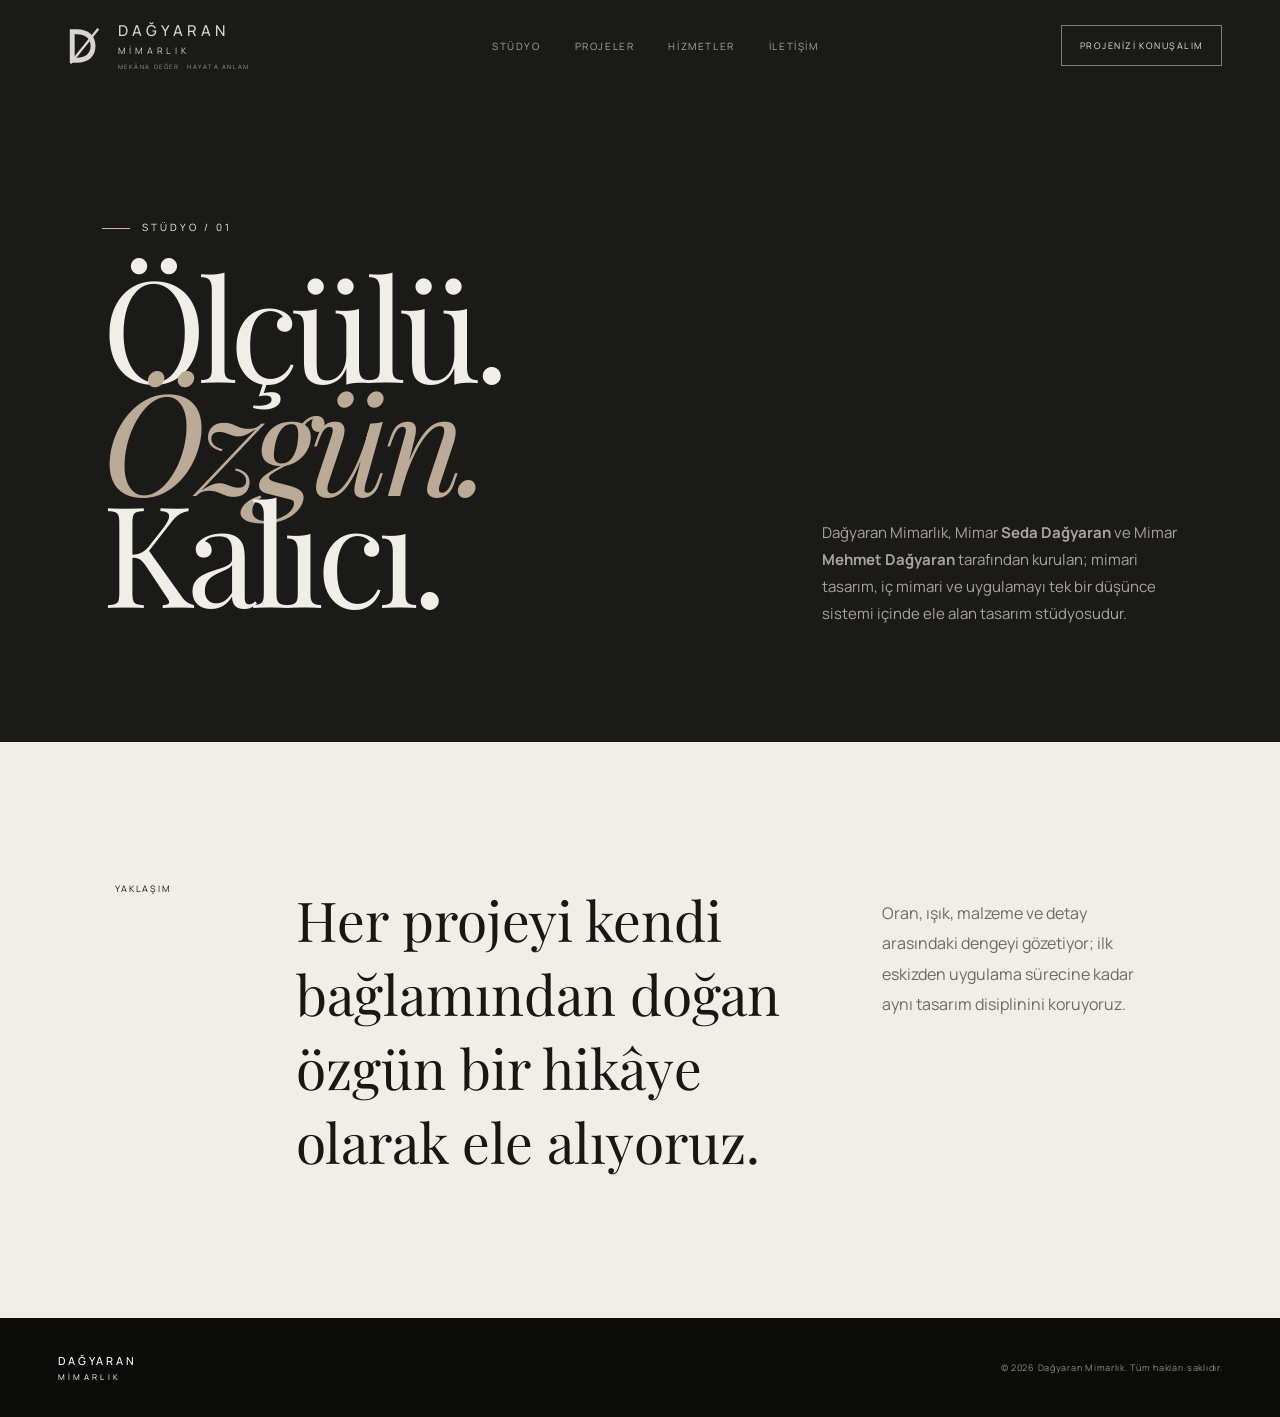
<file: hakkimizda.html>
<!doctype html><html lang="tr"><head><meta charset="utf-8"><meta name="viewport" content="width=device-width,initial-scale=1"><meta name="description" content="Dağyaran Mimarlık stüdyosu ve yaklaşımı."><title>Stüdyo | Dağyaran Mimarlık</title><link rel="preconnect" href="https://fonts.googleapis.com"><link rel="preconnect" href="https://fonts.gstatic.com" crossorigin><link href="https://fonts.googleapis.com/css2?family=Manrope:wght@300;400;500;600&family=Playfair+Display:ital,wght@0,400;1,400&display=swap" rel="stylesheet"><link rel="stylesheet" href="styles.css"></head><body class="inner-page"><div class="page-curtain"></div><header class="site-header inner-header"><a class="brand" href="index.html"><span class="brand-mark"><svg viewBox="0 0 72 72"><path d="M17 12v48h10c17 0 27-9 27-24S44 12 27 12H17Zm7 7h3c12 0 20 6 20 17s-8 17-20 17h-3V19Z" fill="currentColor"/><path d="M58 11 18 61" fill="none" stroke="currentColor" stroke-width="3.4"/></svg></span><span class="brand-lockup"><span class="brand-text"><strong>DAĞYARAN</strong><em>MİMARLIK</em></span><span class="brand-tagline">MEKÂNA DEĞER · HAYATA ANLAM</span></span></a><nav class="desktop-nav"><a href="hakkimizda.html">Stüdyo</a><a href="projeler.html">Projeler</a><a href="hizmetler.html">Hizmetler</a><a href="iletisim.html">İletişim</a></nav><a class="header-cta" href="iletisim.html">Projenizi Konuşalım</a></header><main><section class="page-hero split-hero"><div><p class="eyebrow">STÜDYO / 01</p><h1>Ölçülü.<br><em>Özgün.</em><br>Kalıcı.</h1></div><p>Dağyaran Mimarlık, Mimar <strong>Seda Dağyaran</strong> ve Mimar <strong>Mehmet Dağyaran</strong> tarafından kurulan; mimari tasarım, iç mimari ve uygulamayı tek bir düşünce sistemi içinde ele alan tasarım stüdyosudur.</p></section><section class="editorial-copy"><span>YAKLAŞIM</span><h2>Her projeyi kendi bağlamından doğan özgün bir hikâye olarak ele alıyoruz.</h2><p>Oran, ışık, malzeme ve detay arasındaki dengeyi gözetiyor; ilk eskizden uygulama sürecine kadar aynı tasarım disiplinini koruyoruz.</p></section></main><footer><a class="brand footer-brand" href="index.html"><span class="brand-text"><strong>DAĞYARAN</strong><em>MİMARLIK</em></span></a><p>© 2026 Dağyaran Mimarlık. Tüm hakları saklıdır.</p></footer><script src="pages.js"></script></body></html>
</file>
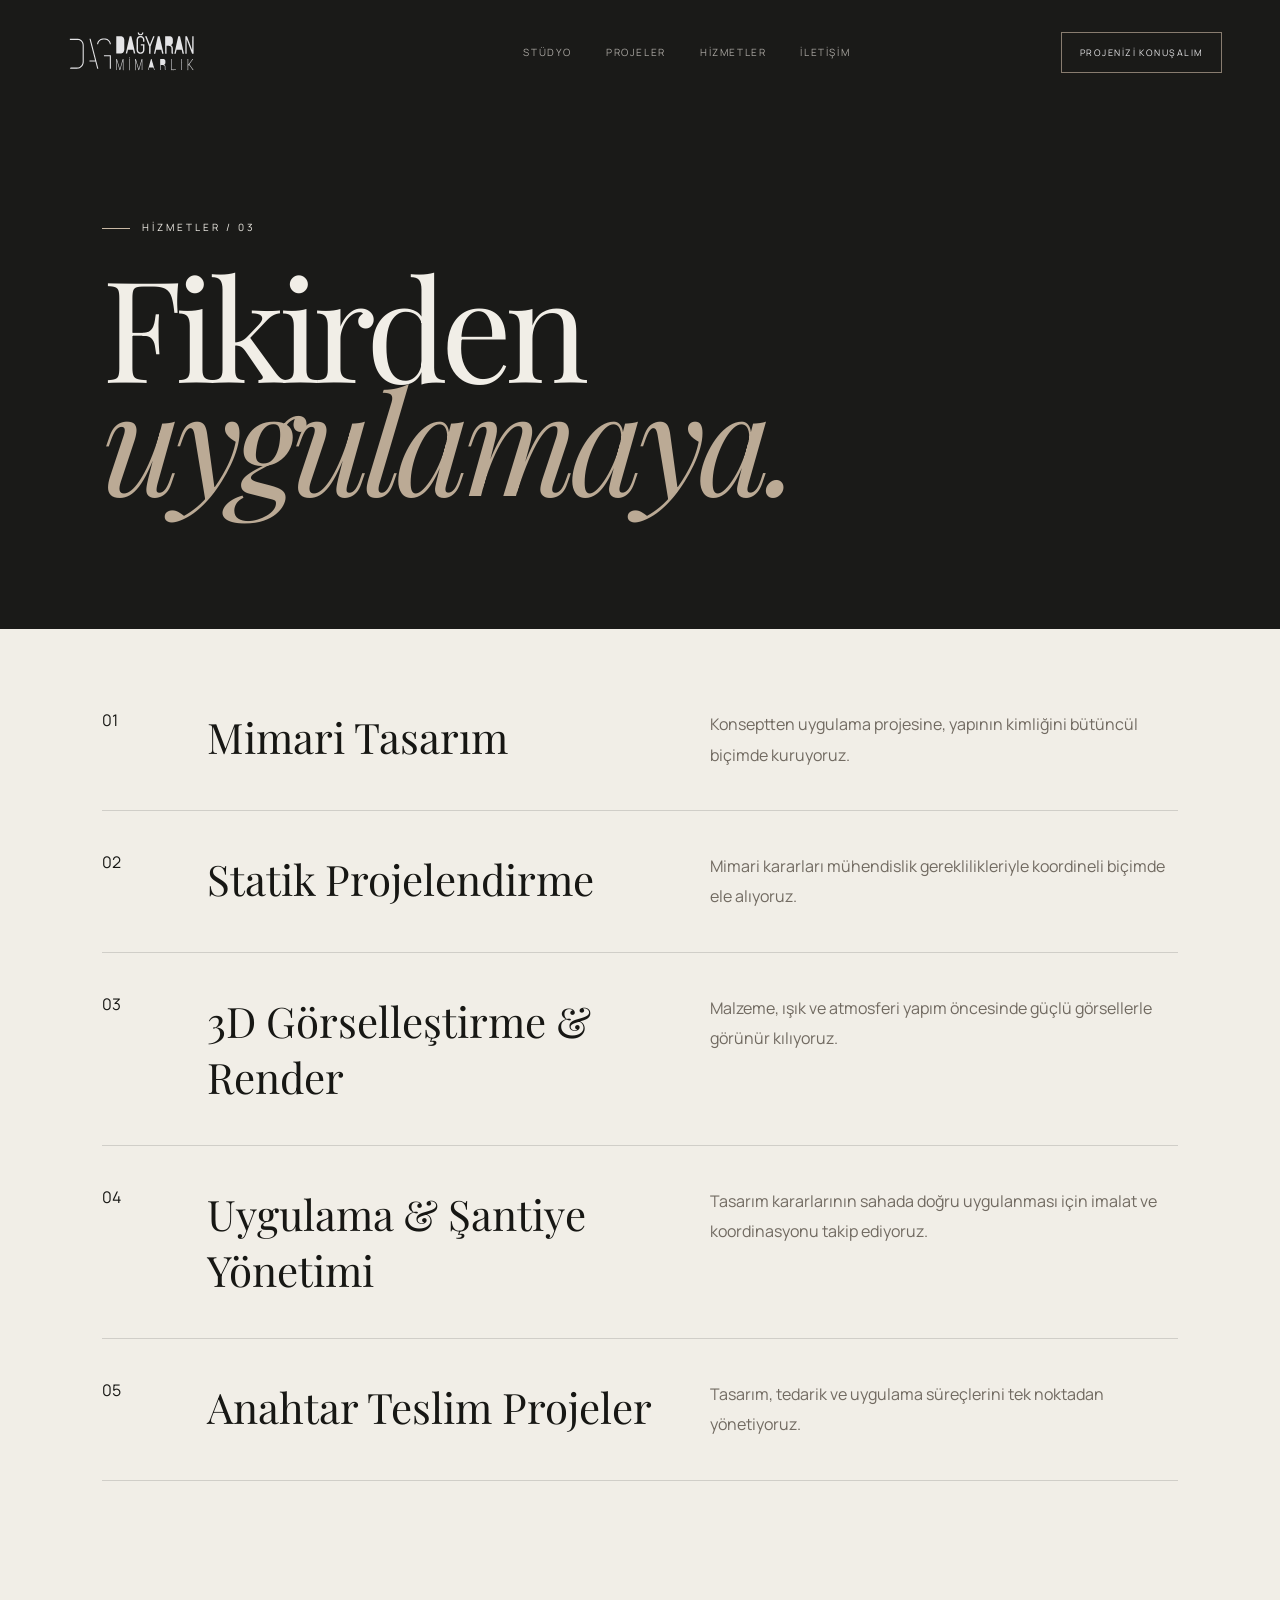
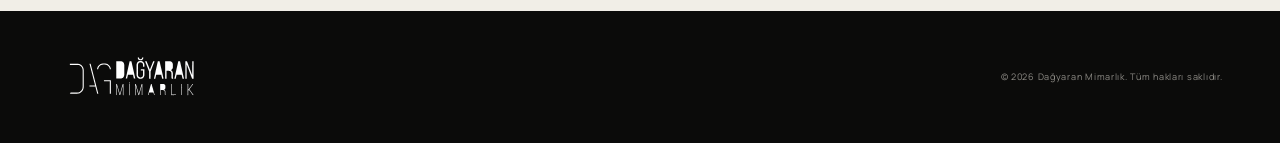
<file: hizmetler.html>
<!doctype html><html lang="tr"><head><meta charset="utf-8"><meta name="viewport" content="width=device-width,initial-scale=1"><meta name="description" content="Kayseri'de mimari tasarım, iç mimari, 3D görselleştirme, uygulama, şantiye yönetimi ve anahtar teslim proje hizmetleri."><title>Mimarlık ve İç Mimarlık Hizmetleri | Dağyaran Mimarlık</title><link rel="preconnect" href="https://fonts.googleapis.com"><link rel="preconnect" href="https://fonts.gstatic.com" crossorigin><link href="https://fonts.googleapis.com/css2?family=Manrope:wght@300;400;500;600&family=Playfair+Display:ital,wght@0,400;1,400&display=swap" rel="stylesheet"><link rel="stylesheet" href="styles.css"><meta name="robots" content="index,follow"><link rel="canonical" href="https://dagyaranmimarlik.com/hizmetler.html"><meta property="og:type" content="website"><meta property="og:site_name" content="Dağyaran Mimarlık"><meta property="og:title" content="Mimarlık ve İç Mimarlık Hizmetleri | Dağyaran Mimarlık"><meta property="og:description" content="Kayseri'de mimari tasarım, iç mimari, 3D görselleştirme, uygulama, şantiye yönetimi ve anahtar teslim proje hizmetleri."></head><body class="inner-page"><div class="page-curtain"></div><header class="site-header inner-header"><a class="brand" href="anasayfa.html"><img class="official-site-logo" src="assets/dagyaran-logo-white.svg" alt="Dağyaran Mimarlık"></a><nav class="desktop-nav"><a href="studyo.html">Stüdyo</a><a href="projeler.html">Projeler</a><a href="hizmetler.html">Hizmetler</a><a href="iletisim.html">İletişim</a></nav><a class="header-cta" href="iletisim.html">Projenizi Konuşalım</a></header><main><section class="page-hero"><p class="eyebrow">HİZMETLER / 03</p><h1>Fikirden<br><em>uygulamaya.</em></h1></section><section class="service-editorial"><article><span>01</span><h2>Mimari Tasarım</h2><p>Konseptten uygulama projesine, yapının kimliğini bütüncül biçimde kuruyoruz.</p></article><article><span>02</span><h2>Statik Projelendirme</h2><p>Mimari kararları mühendislik gereklilikleriyle koordineli biçimde ele alıyoruz.</p></article><article><span>03</span><h2>3D Görselleştirme & Render</h2><p>Malzeme, ışık ve atmosferi yapım öncesinde güçlü görsellerle görünür kılıyoruz.</p></article><article><span>04</span><h2>Uygulama & Şantiye Yönetimi</h2><p>Tasarım kararlarının sahada doğru uygulanması için imalat ve koordinasyonu takip ediyoruz.</p></article><article><span>05</span><h2>Anahtar Teslim Projeler</h2><p>Tasarım, tedarik ve uygulama süreçlerini tek noktadan yönetiyoruz.</p></article></section></main><footer><a class="brand footer-brand" href="anasayfa.html"><img class="official-site-logo" src="assets/dagyaran-logo-white.svg" alt="Dağyaran Mimarlık"></a><p>© 2026 Dağyaran Mimarlık. Tüm hakları saklıdır.</p></footer><script src="pages.js"></script></body></html>
</file>
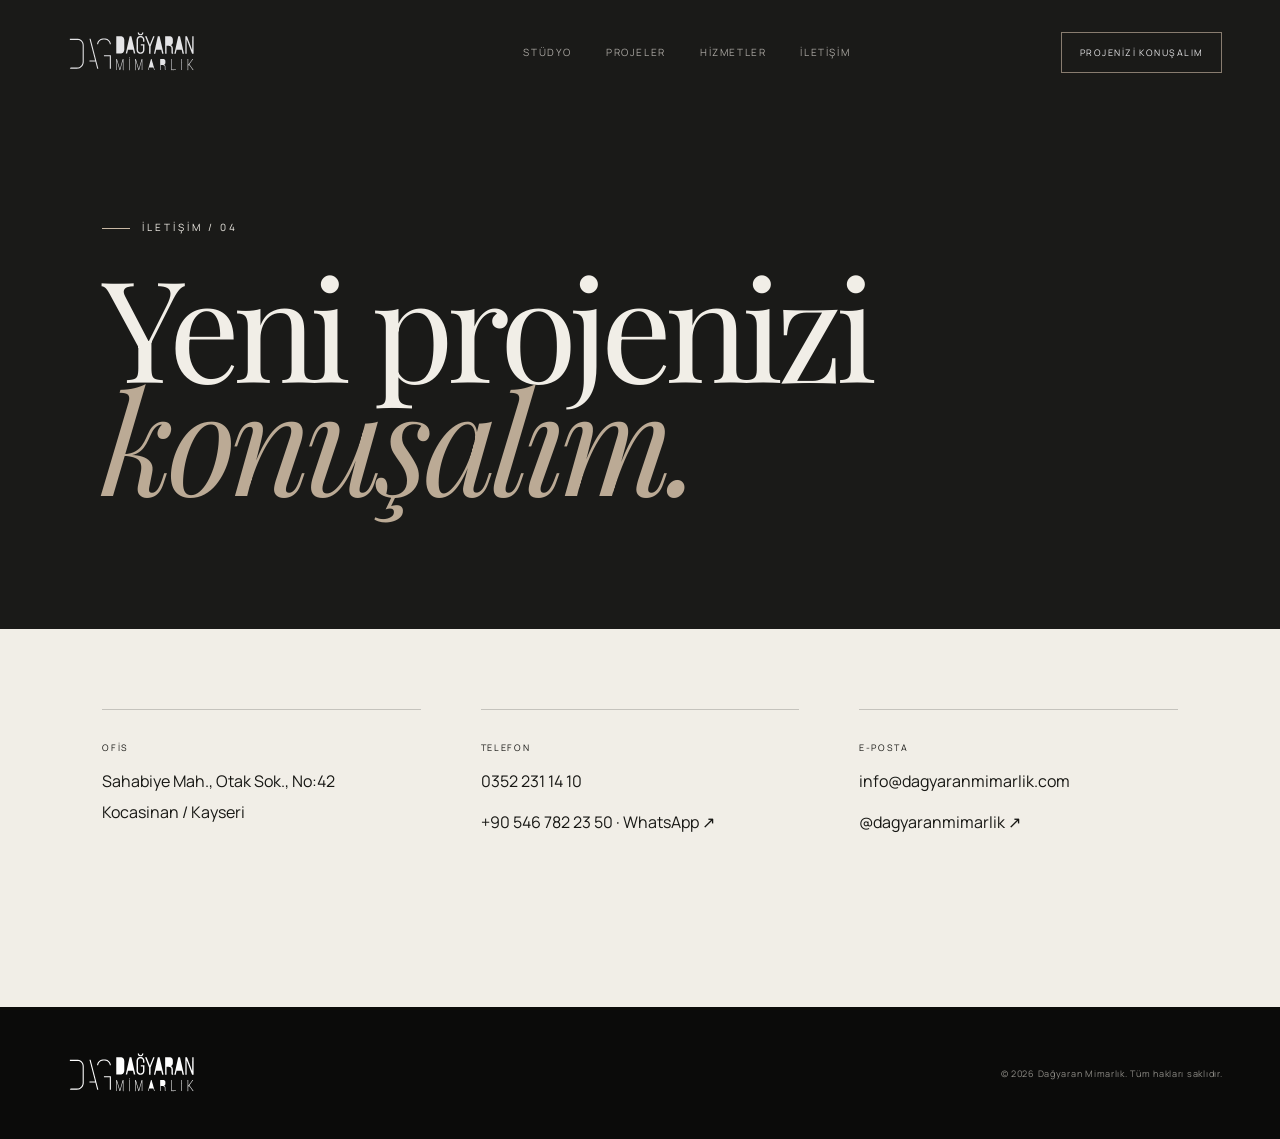
<file: iletisim.html>
<!doctype html><html lang="tr"><head><meta charset="utf-8"><meta name="viewport" content="width=device-width,initial-scale=1"><meta name="description" content="Kayseri Dağyaran Mimarlık ile mimari tasarım, iç mimari ve uygulama projeleriniz için iletişime geçin."><title>İletişim | Dağyaran Mimarlık Kayseri</title><link rel="preconnect" href="https://fonts.googleapis.com"><link rel="preconnect" href="https://fonts.gstatic.com" crossorigin><link href="https://fonts.googleapis.com/css2?family=Manrope:wght@300;400;500;600&family=Playfair+Display:ital,wght@0,400;1,400&display=swap" rel="stylesheet"><link rel="stylesheet" href="styles.css"><meta name="robots" content="index,follow"><link rel="canonical" href="https://dagyaranmimarlik.com/iletisim.html"><meta property="og:type" content="website"><meta property="og:site_name" content="Dağyaran Mimarlık"><meta property="og:title" content="İletişim | Dağyaran Mimarlık Kayseri"><meta property="og:description" content="Kayseri Dağyaran Mimarlık ile mimari tasarım, iç mimari ve uygulama projeleriniz için iletişime geçin."></head><body class="inner-page"><div class="page-curtain"></div><header class="site-header inner-header"><a class="brand" href="anasayfa.html"><img class="official-site-logo" src="assets/dagyaran-logo-white.svg" alt="Dağyaran Mimarlık"></a><nav class="desktop-nav"><a href="studyo.html">Stüdyo</a><a href="projeler.html">Projeler</a><a href="hizmetler.html">Hizmetler</a><a href="iletisim.html">İletişim</a></nav><a class="header-cta" href="iletisim.html">Projenizi Konuşalım</a></header><main><section class="page-hero contact-hero"><p class="eyebrow">İLETİŞİM / 04</p><h1>Yeni projenizi<br><em>konuşalım.</em></h1></section><section class="contact-editorial"><div><small>OFİS</small><p>Sahabiye Mah., Otak Sok., No:42<br>Kocasinan / Kayseri</p></div><div><small>TELEFON</small><a href="tel:+903522311410">0352 231 14 10</a><a href="https://wa.me/905467822350">+90 546 782 23 50 · WhatsApp ↗</a></div><div><small>E-POSTA</small><a href="mailto:info@dagyaranmimarlik.com">info@dagyaranmimarlik.com</a><a href="https://www.instagram.com/dagyaranmimarlik/">@dagyaranmimarlik ↗</a></div></section></main><footer><a class="brand footer-brand" href="anasayfa.html"><img class="official-site-logo" src="assets/dagyaran-logo-white.svg" alt="Dağyaran Mimarlık"></a><p>© 2026 Dağyaran Mimarlık. Tüm hakları saklıdır.</p></footer><script src="pages.js"></script></body></html>
</file>
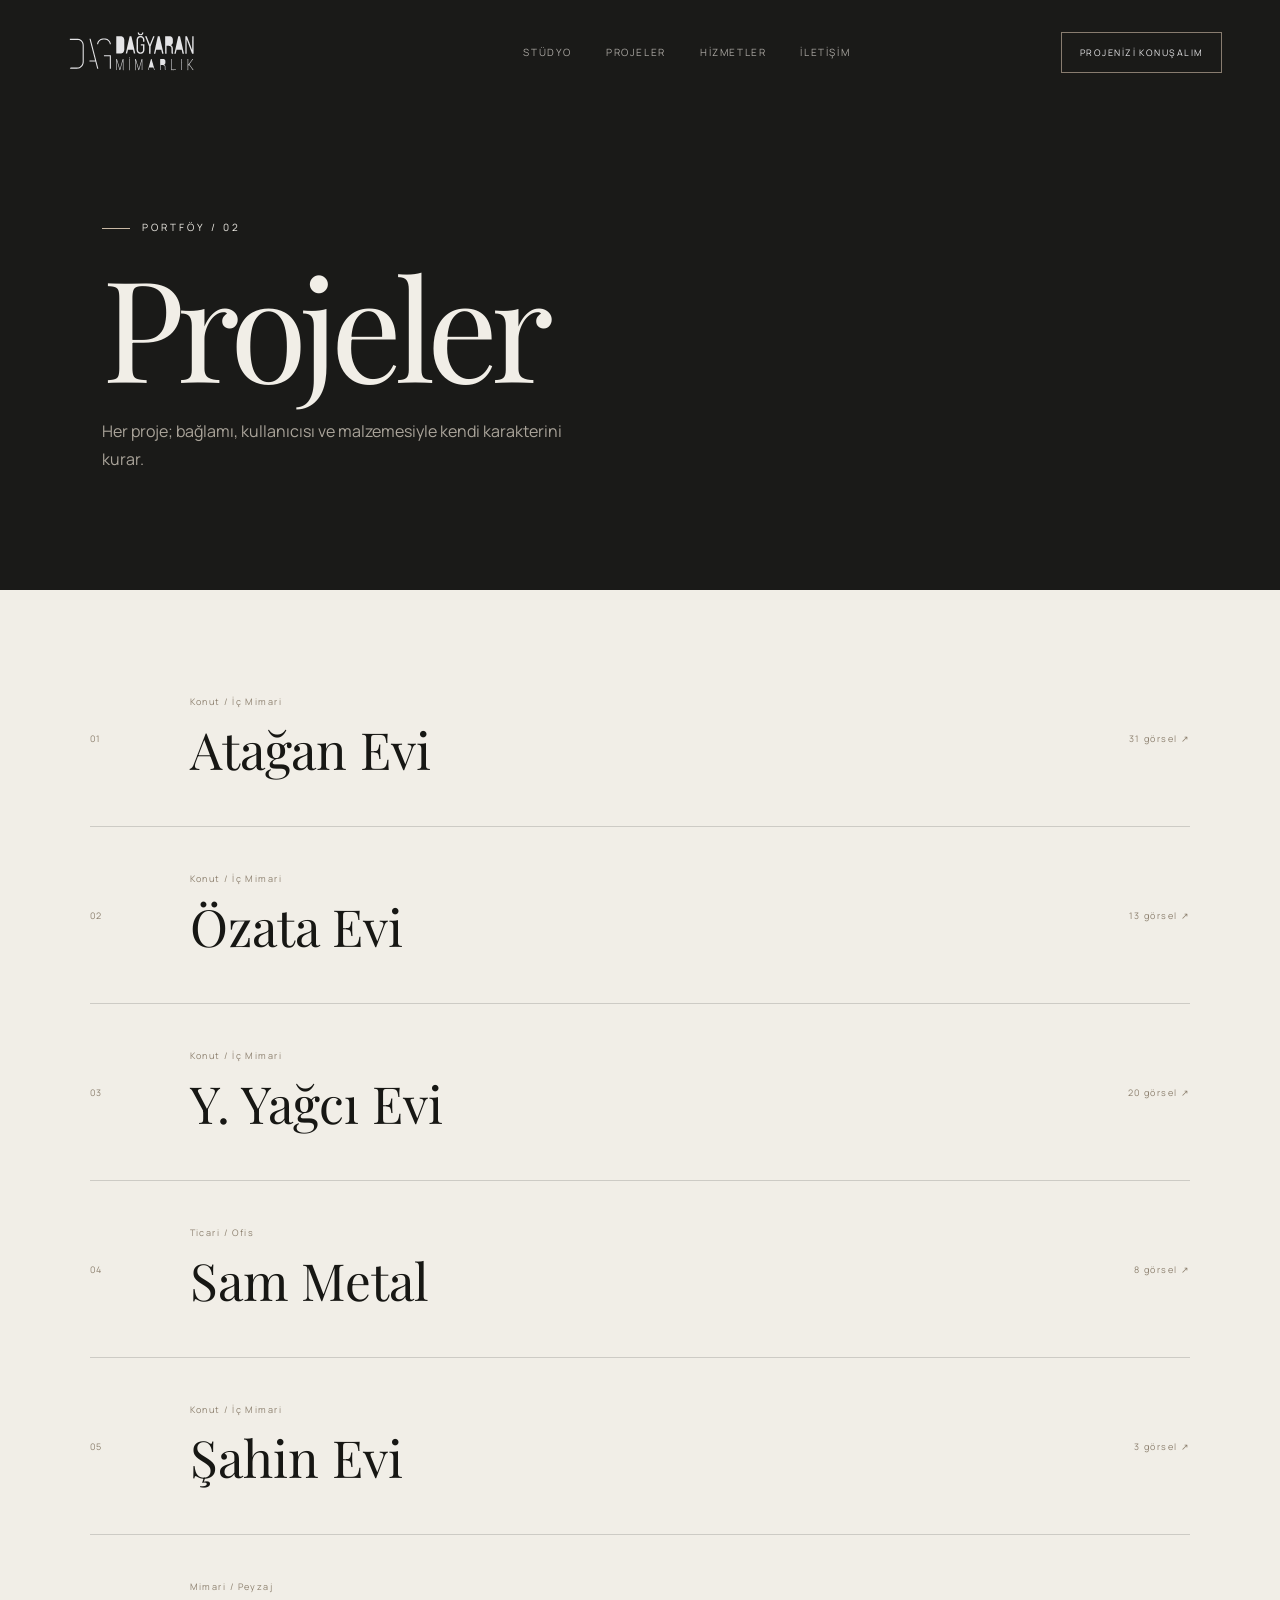
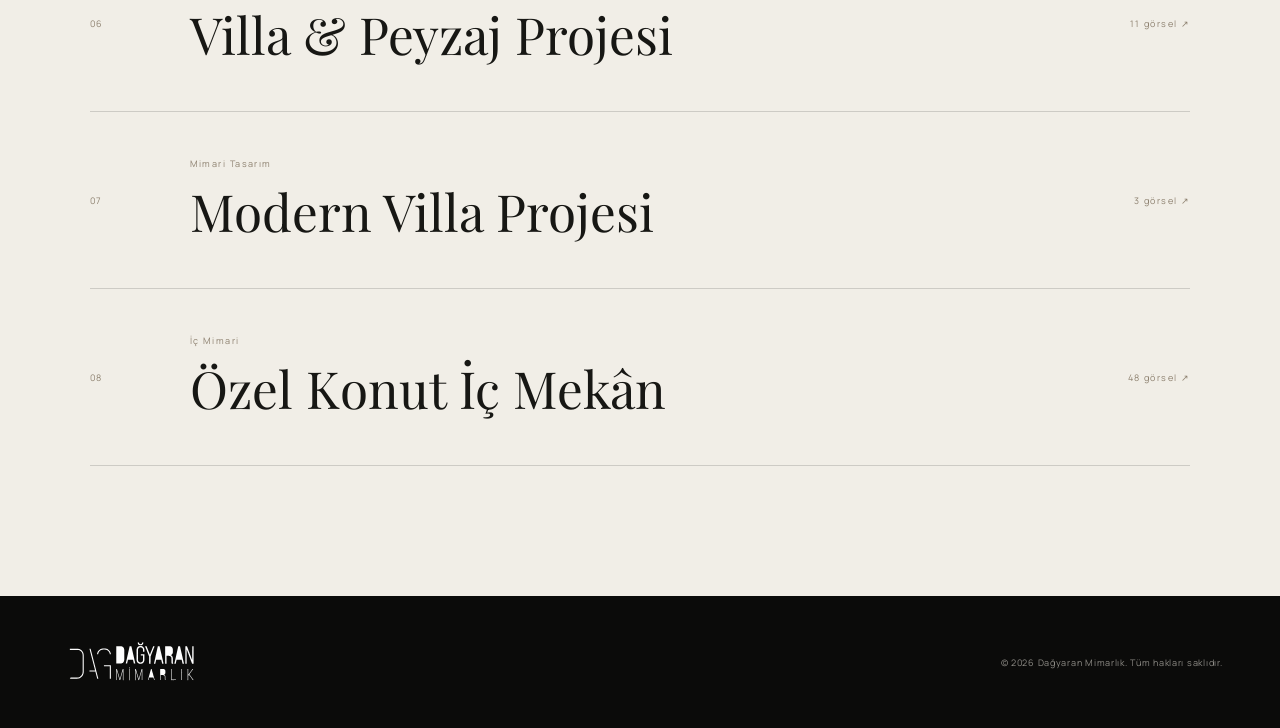
<file: projeler.html>
<!doctype html><html lang="tr"><head><meta charset="utf-8"><meta name="viewport" content="width=device-width,initial-scale=1"><meta name="description" content="Dağyaran Mimarlık'ın Kayseri ve çevresindeki konut, villa, ofis, mimari tasarım ve iç mimari projelerini inceleyin."><title>Mimari ve İç Mimari Projeler | Dağyaran Mimarlık Kayseri</title><link rel="preconnect" href="https://fonts.googleapis.com"><link rel="preconnect" href="https://fonts.gstatic.com" crossorigin><link href="https://fonts.googleapis.com/css2?family=Manrope:wght@300;400;500;600&family=Playfair+Display:ital,wght@0,400;1,400&display=swap" rel="stylesheet"><link rel="stylesheet" href="styles.css"><meta name="robots" content="index,follow"><link rel="canonical" href="https://dagyaranmimarlik.com/projeler.html"><meta property="og:type" content="website"><meta property="og:site_name" content="Dağyaran Mimarlık"><meta property="og:title" content="Mimari ve İç Mimari Projeler | Dağyaran Mimarlık Kayseri"><meta property="og:description" content="Dağyaran Mimarlık'ın Kayseri ve çevresindeki konut, villa, ofis, mimari tasarım ve iç mimari projelerini inceleyin."></head><body class="inner-page"><div class="page-curtain"></div><header class="site-header inner-header"><a class="brand" href="anasayfa.html"><img class="official-site-logo" src="assets/dagyaran-logo-white.svg" alt="Dağyaran Mimarlık"></a><nav class="desktop-nav"><a href="studyo.html">Stüdyo</a><a href="projeler.html">Projeler</a><a href="hizmetler.html">Hizmetler</a><a href="iletisim.html">İletişim</a></nav><a class="header-cta" href="iletisim.html">Projenizi Konuşalım</a></header><main><section class="page-hero"><p class="eyebrow">PORTFÖY / 02</p><h1>Projeler</h1><p>Her proje; bağlamı, kullanıcısı ve malzemesiyle kendi karakterini kurar.</p></section><section class="portfolio-list"><a class="portfolio-row page-link" href="proje.html?p=0"><span>01</span><div><small>Konut / İç Mimari</small><h2>Atağan Evi</h2></div><span>31 görsel ↗</span></a><a class="portfolio-row page-link" href="proje.html?p=1"><span>02</span><div><small>Konut / İç Mimari</small><h2>Özata Evi</h2></div><span>13 görsel ↗</span></a><a class="portfolio-row page-link" href="proje.html?p=2"><span>03</span><div><small>Konut / İç Mimari</small><h2>Y. Yağcı Evi</h2></div><span>20 görsel ↗</span></a><a class="portfolio-row page-link" href="proje.html?p=3"><span>04</span><div><small>Ticari / Ofis</small><h2>Sam Metal</h2></div><span>8 görsel ↗</span></a><a class="portfolio-row page-link" href="proje.html?p=4"><span>05</span><div><small>Konut / İç Mimari</small><h2>Şahin Evi</h2></div><span>3 görsel ↗</span></a><a class="portfolio-row page-link" href="proje.html?p=5"><span>06</span><div><small>Mimari / Peyzaj</small><h2>Villa & Peyzaj Projesi</h2></div><span>11 görsel ↗</span></a><a class="portfolio-row page-link" href="proje.html?p=6"><span>07</span><div><small>Mimari Tasarım</small><h2>Modern Villa Projesi</h2></div><span>3 görsel ↗</span></a><a class="portfolio-row page-link" href="proje.html?p=7"><span>08</span><div><small>İç Mimari</small><h2>Özel Konut İç Mekân</h2></div><span>48 görsel ↗</span></a></section></main><footer><a class="brand footer-brand" href="anasayfa.html"><img class="official-site-logo" src="assets/dagyaran-logo-white.svg" alt="Dağyaran Mimarlık"></a><p>© 2026 Dağyaran Mimarlık. Tüm hakları saklıdır.</p></footer><script src="pages.js"></script></body></html>
</file>
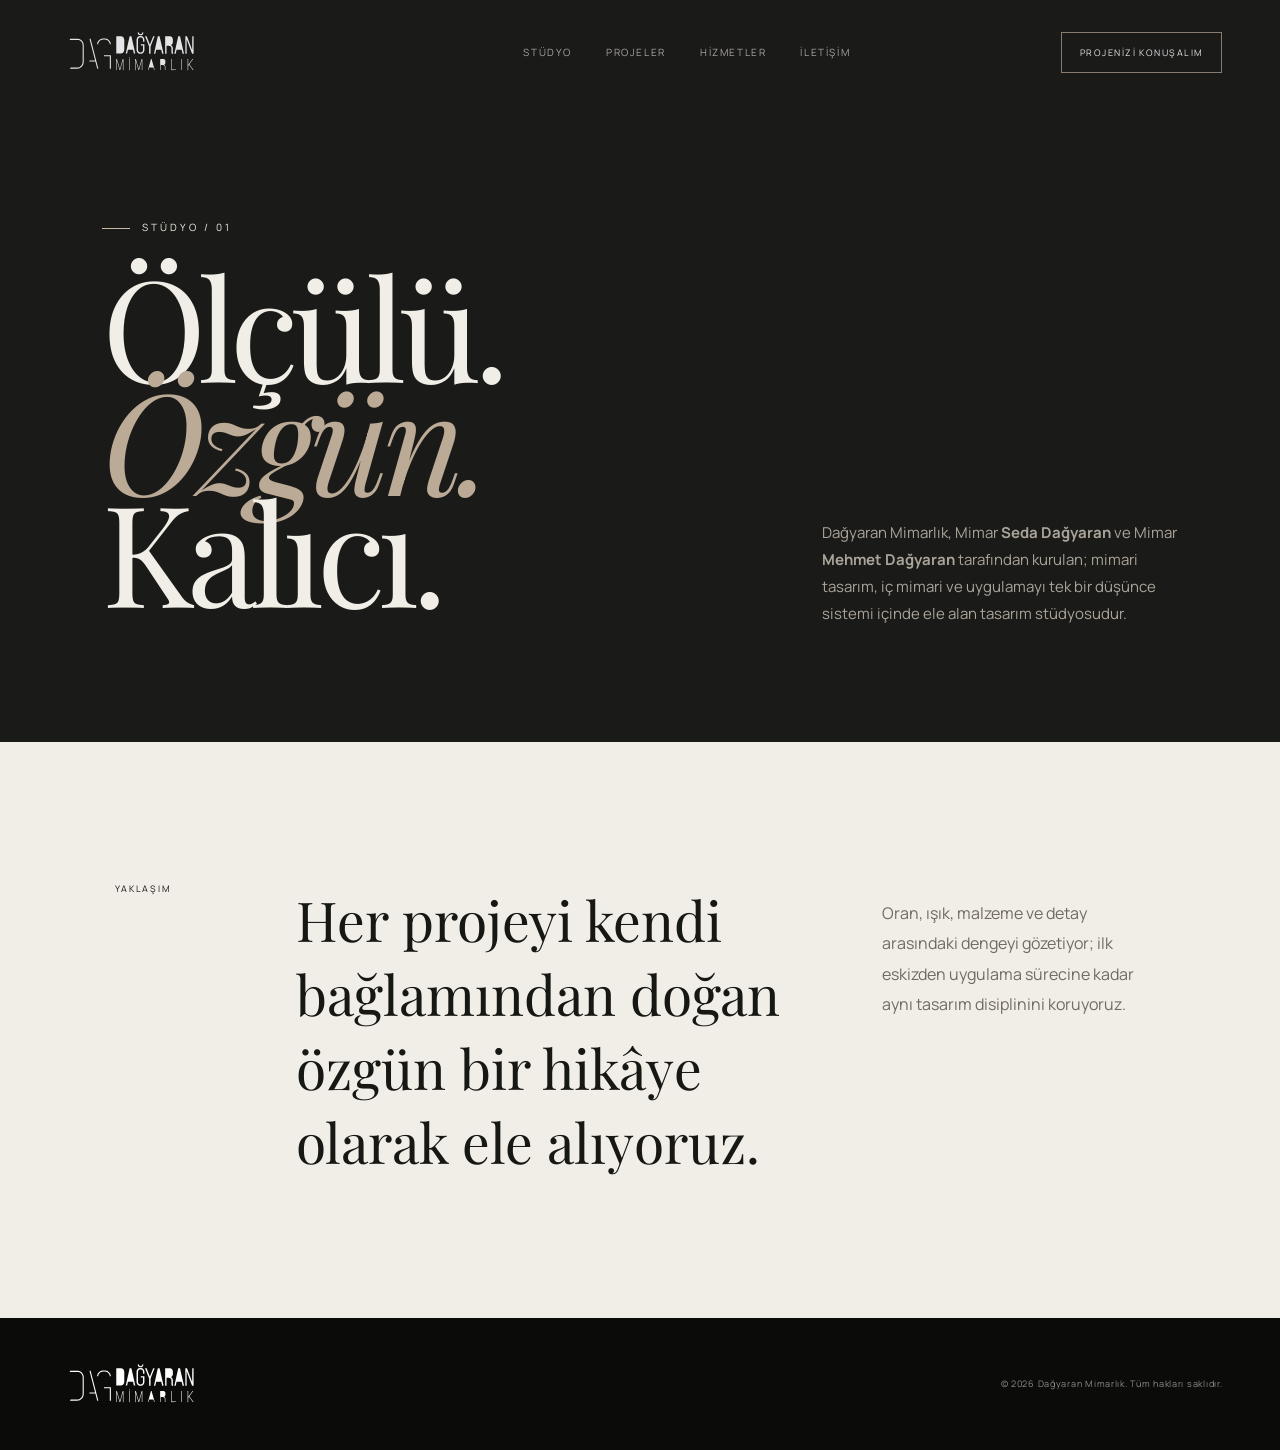
<file: studyo.html>
<!doctype html><html lang="tr"><head><meta charset="utf-8"><meta name="viewport" content="width=device-width,initial-scale=1"><meta name="description" content="Dağyaran Mimarlık'ın tasarım yaklaşımı, mimari ve iç mimari stüdyo kültürü hakkında bilgi edinin."><title>Dağyaran Mimarlık Stüdyosu | Kayseri</title><link rel="preconnect" href="https://fonts.googleapis.com"><link rel="preconnect" href="https://fonts.gstatic.com" crossorigin><link href="https://fonts.googleapis.com/css2?family=Manrope:wght@300;400;500;600&family=Playfair+Display:ital,wght@0,400;1,400&display=swap" rel="stylesheet"><link rel="stylesheet" href="styles.css"><meta name="robots" content="index,follow"><link rel="canonical" href="https://dagyaranmimarlik.com/studyo.html"><meta property="og:type" content="website"><meta property="og:site_name" content="Dağyaran Mimarlık"><meta property="og:title" content="Dağyaran Mimarlık Stüdyosu | Kayseri"><meta property="og:description" content="Dağyaran Mimarlık'ın tasarım yaklaşımı, mimari ve iç mimari stüdyo kültürü hakkında bilgi edinin."></head><body class="inner-page"><div class="page-curtain"></div><header class="site-header inner-header"><a class="brand" href="anasayfa.html"><img class="official-site-logo" src="assets/dagyaran-logo-white.svg" alt="Dağyaran Mimarlık"></a><nav class="desktop-nav"><a href="studyo.html">Stüdyo</a><a href="projeler.html">Projeler</a><a href="hizmetler.html">Hizmetler</a><a href="iletisim.html">İletişim</a></nav><a class="header-cta" href="iletisim.html">Projenizi Konuşalım</a></header><main><section class="page-hero split-hero"><div><p class="eyebrow">STÜDYO / 01</p><h1>Ölçülü.<br><em>Özgün.</em><br>Kalıcı.</h1></div><p>Dağyaran Mimarlık, Mimar <strong>Seda Dağyaran</strong> ve Mimar <strong>Mehmet Dağyaran</strong> tarafından kurulan; mimari tasarım, iç mimari ve uygulamayı tek bir düşünce sistemi içinde ele alan tasarım stüdyosudur.</p></section><section class="editorial-copy"><span>YAKLAŞIM</span><h2>Her projeyi kendi bağlamından doğan özgün bir hikâye olarak ele alıyoruz.</h2><p>Oran, ışık, malzeme ve detay arasındaki dengeyi gözetiyor; ilk eskizden uygulama sürecine kadar aynı tasarım disiplinini koruyoruz.</p></section></main><footer><a class="brand footer-brand" href="anasayfa.html"><img class="official-site-logo" src="assets/dagyaran-logo-white.svg" alt="Dağyaran Mimarlık"></a><p>© 2026 Dağyaran Mimarlık. Tüm hakları saklıdır.</p></footer><script src="pages.js"></script></body></html>
</file>
<file: styles.css>
:root{--ink:#1A1A1A;--paper:#F7F4EF;--cream:#E8E0D6;--warm:#C9B8A4;--line:rgba(26,26,26,.16);--dark:#1A1A1A}*{box-sizing:border-box}html{scroll-behavior:smooth}body{margin:0;background:var(--paper);color:var(--ink);font-family:Manrope,Arial,sans-serif;overflow-x:hidden}.noise{position:fixed;inset:0;pointer-events:none;z-index:999;opacity:.025}.site-header{position:absolute;top:0;left:0;width:100%;z-index:30;padding:24px 4.5vw;display:grid;grid-template-columns:auto 1fr auto;gap:44px;align-items:center;color:#fff}.brand{display:flex;align-items:center;gap:16px;color:inherit;text-decoration:none}.brand-lockup{display:flex;flex-direction:column;gap:6px}.brand-tagline{font-size:6px;letter-spacing:.26em;white-space:nowrap;opacity:.68}.brand-mark{width:50px;height:50px;display:block;flex:0 0 auto}.brand-mark svg{width:100%;height:100%}.brand-text{display:flex;flex-direction:column;letter-spacing:.31em;font-size:9px}.brand-text strong{font-size:15px;font-weight:500;letter-spacing:.27em}.brand-text em{font-style:normal;margin-top:3px;letter-spacing:.42em}.desktop-nav{display:flex;justify-content:center;gap:34px}.desktop-nav a{color:inherit;text-decoration:none;text-transform:uppercase;font-size:10px;letter-spacing:.16em;opacity:.75;transition:.25s}.desktop-nav a:hover{opacity:1}.header-cta{border:1px solid rgba(255,255,255,.55);padding:13px 18px;color:#fff;text-decoration:none;text-transform:uppercase;font-size:9px;letter-spacing:.16em;transition:.25s}.header-cta:hover{background:#fff;color:#111}.menu-btn{display:none;background:none;border:0;width:42px;height:42px;position:relative}.menu-btn span{position:absolute;width:24px;height:1px;background:#fff;left:9px}.menu-btn span:first-child{top:16px}.menu-btn span:last-child{top:24px}.hero{height:100svh;min-height:690px;position:relative;color:white;overflow:hidden;display:flex;align-items:flex-end}.hero-slider,.hero-slide,.hero-overlay{position:absolute;inset:0}.hero-slide{background-size:cover;background-position:center;opacity:0;transform:scale(1.035);transition:opacity 1.2s ease,transform 6.5s ease}.hero-slide.active{opacity:1;transform:scale(1.09)}.hero-overlay{background:linear-gradient(90deg,rgba(9,9,8,.73) 0%,rgba(9,9,8,.28) 50%,rgba(9,9,8,.16) 100%),linear-gradient(0deg,rgba(8,8,7,.55),transparent 55%)}.hero-content{position:relative;z-index:3;padding:0 0 10vh 9vw;max-width:920px}.eyebrow,.section-kicker{font-size:10px;letter-spacing:.3em;text-transform:uppercase}.hero h1,.statement h2,.projects h2,.services h2,.contact h2{font-family:'Playfair Display',serif;font-weight:400}.hero h1{font-size:clamp(62px,8.8vw,132px);line-height:.86;letter-spacing:-.035em;margin:22px 0 28px}.hero h1 em,.statement h2 em,.services h2 em,.contact h2 em{font-weight:400}.hero-copy{max-width:520px;font-size:15px;line-height:1.8;color:rgba(255,255,255,.86)}.hero-actions{display:flex;align-items:center;gap:30px;margin-top:34px}.button{display:inline-flex;padding:14px 18px;text-decoration:none;text-transform:uppercase;font-size:10px;letter-spacing:.15em}.button.light{background:var(--paper);color:var(--ink)}.text-link{color:#fff;text-decoration:none;font-size:11px;letter-spacing:.12em}.text-link b{margin-left:10px;font-size:16px}.hero-side{position:absolute;z-index:3;right:4.5vw;bottom:10vh;display:flex;gap:28px;transform:rotate(-90deg) translateX(100%);transform-origin:right bottom;font-size:9px;text-transform:uppercase;letter-spacing:.2em;color:rgba(255,255,255,.72)}.hero-counter{position:absolute;z-index:3;right:4.5vw;top:50%;display:flex;flex-direction:column;align-items:center;gap:8px;font-size:9px;letter-spacing:.15em}.hero-counter i{display:block;width:1px;height:78px;background:rgba(255,255,255,.45)}.section{padding:120px 8vw}.section-kicker{color:#8A7766}.statement{padding-top:150px;padding-bottom:150px}.statement-grid{display:grid;grid-template-columns:1.35fr .65fr;gap:90px;margin-top:30px}.statement h2{font-size:clamp(48px,6.2vw,90px);line-height:1.03;letter-spacing:-.025em;margin:0;max-width:920px}.statement-copy{padding-top:10px}.statement-copy p{font-size:14px;line-height:1.9;color:#645f56;margin:0 0 24px}.statement-copy strong{color:#27241f;font-weight:500}.projects{padding-top:30px}.section-head{display:flex;align-items:flex-end;justify-content:space-between;gap:60px;margin-bottom:48px}.projects h2{font-size:clamp(54px,7vw,100px);line-height:.9;margin:12px 0 0}.section-head>p{max-width:390px;margin:0;font-size:13px;line-height:1.8;color:#6e685e}.gallery{display:grid;grid-template-columns:repeat(3,1fr);grid-auto-rows:310px;gap:16px}.gallery-item{border:0;padding:0;background:#d8d2c7;overflow:hidden;cursor:zoom-in;position:relative}.gallery-item.tall{grid-row:span 2}.gallery-item.wide{grid-column:span 2}.gallery-item img{width:100%;height:100%;object-fit:cover;display:block;transition:transform .9s cubic-bezier(.2,.65,.2,1),filter .4s}.gallery-item:hover img{transform:scale(1.035);filter:brightness(.88)}.gallery-item:after{content:'↗';position:absolute;right:18px;bottom:16px;width:35px;height:35px;border:1px solid rgba(255,255,255,.65);display:grid;place-items:center;color:white;opacity:0;transform:translateY(8px);transition:.3s}.gallery-item:hover:after{opacity:1;transform:none}.projects-note{display:flex;justify-content:space-between;align-items:center;padding:26px 0;border-bottom:1px solid var(--line);font-size:11px;text-transform:uppercase;letter-spacing:.14em}.projects-note a{color:inherit;text-decoration:none}.services{background:var(--dark);color:#F7F4EF;margin-top:100px}.services-inner{display:grid;grid-template-columns:.78fr 1.22fr;gap:100px}.section-kicker.light{color:#aaa397}.services h2{font-size:clamp(55px,6.7vw,96px);line-height:.96;margin:16px 0}.service-list{border-top:1px solid rgba(255,255,255,.2)}.service-list>div{display:grid;grid-template-columns:50px 1.05fr 1.4fr;gap:24px;padding:28px 0;border-bottom:1px solid rgba(255,255,255,.13)}.service-list span{font-size:10px;color:#8a867f}.service-list h3{font-size:16px;font-weight:500;margin:0}.service-list p{font-size:12px;line-height:1.8;color:#aaa59e;margin:0}.contact{display:grid;grid-template-columns:.8fr 1.2fr;gap:110px;align-items:start}.contact h2{font-size:clamp(54px,6.8vw,96px);line-height:.98;margin:15px 0}.contact-grid{display:grid;grid-template-columns:1fr 1fr;gap:46px 60px;border-top:1px solid var(--line);padding-top:28px}.contact-grid>div:last-child{grid-column:1/-1}.contact-grid small{font-size:9px;letter-spacing:.2em;color:#827a6f}.contact-grid p,.contact-grid a{font-size:14px;line-height:1.8;color:var(--ink);text-decoration:none;display:block;margin:10px 0}.contact-grid a:hover{text-decoration:underline}footer{padding:34px 4.5vw;background:#0b0b0a;color:white;display:flex;align-items:center;justify-content:space-between}.footer-brand .brand-mark{width:32px;height:32px}.footer-brand .brand-text strong{font-size:11px}.footer-brand .brand-text{font-size:8px}footer p{font-size:9px;letter-spacing:.08em;color:#8f8d87}.mobile-menu{position:fixed;inset:0;z-index:25;background:#111;color:#fff;display:flex;flex-direction:column;align-items:center;justify-content:center;gap:24px;opacity:0;pointer-events:none;transition:.35s}.mobile-menu.open{opacity:1;pointer-events:auto}.mobile-menu a{color:#fff;text-decoration:none;font-family:'Playfair Display',serif;font-size:38px}.lightbox{position:fixed;inset:0;background:rgba(8,8,7,.94);z-index:60;display:grid;place-items:center;padding:5vw;opacity:0;pointer-events:none;transition:.3s}.lightbox.open{opacity:1;pointer-events:auto}.lightbox img{max-width:94vw;max-height:88vh;object-fit:contain;box-shadow:0 24px 80px rgba(0,0,0,.45)}.lightbox-close{position:absolute;right:24px;top:18px;background:none;border:0;color:#fff;font-size:38px;font-weight:200;cursor:pointer}.reveal{opacity:0;transform:translateY(26px);transition:opacity .9s ease,transform .9s cubic-bezier(.2,.7,.2,1)}.reveal.visible{opacity:1;transform:none}.delay-1{transition-delay:.12s}.delay-2{transition-delay:.24s}@media(max-width:1000px){.desktop-nav,.header-cta{display:none}.site-header{grid-template-columns:1fr auto}.menu-btn{display:block}.hero-content{padding-left:7vw;padding-right:7vw}.hero-side{display:none}.statement-grid,.services-inner,.contact{grid-template-columns:1fr;gap:55px}.gallery{grid-template-columns:1fr 1fr}.section{padding-left:7vw;padding-right:7vw}.service-list>div{grid-template-columns:40px 1fr}.service-list p{grid-column:2}.contact-grid{grid-template-columns:1fr 1fr}}@media(max-width:650px){.site-header{padding:18px 6vw}.brand-mark{width:36px;height:36px}.brand-text strong{font-size:12px}.hero{min-height:640px}.hero h1{font-size:18vw}.hero-copy{font-size:13px}.hero-actions{flex-direction:column;align-items:flex-start;gap:20px}.hero-counter{display:none}.section{padding:86px 6vw}.statement{padding-top:105px}.statement-grid{gap:36px}.statement h2{font-size:13vw}.section-head{align-items:flex-start;flex-direction:column;gap:20px}.gallery{grid-template-columns:1fr;grid-auto-rows:430px}.gallery-item.tall,.gallery-item.wide{grid-row:auto;grid-column:auto}.projects-note{align-items:flex-start;flex-direction:column;gap:14px}.services{margin-top:55px}.services h2,.projects h2,.contact h2{font-size:14vw}.contact-grid{grid-template-columns:1fr;gap:34px}.contact-grid>div:last-child{grid-column:auto}.mobile-menu a{font-size:33px}footer{align-items:flex-start;flex-direction:column;gap:24px}}.eyebrow:before,.section-kicker:before{content:"";display:inline-block;width:28px;height:1px;background:var(--warm);vertical-align:middle;margin-right:12px}.hero .eyebrow:before{background:#d8c7b2}.header-cta{border-color:rgba(201,184,164,.75)}.header-cta:hover{background:var(--warm);border-color:var(--warm);color:#1A1A1A}.projects-note{color:#6d6258}.services .section-kicker.light:before{background:var(--warm)}.footer-brand .brand-tagline{display:none}@media(max-width:650px){.brand-tagline{display:none}.brand-mark{width:42px;height:42px}.eyebrow:before,.section-kicker:before{width:18px;margin-right:8px}}
.project-grid{display:grid;grid-template-columns:repeat(2,minmax(0,1fr));gap:18px}.project-card{border:0;padding:0;background:transparent;text-align:left;cursor:pointer;color:inherit}.project-cover{height:520px;overflow:hidden;background:#ddd5ca}.project-cover img{width:100%;height:100%;object-fit:cover;display:block;transition:transform .8s cubic-bezier(.2,.65,.2,1),filter .35s}.project-card:hover .project-cover img{transform:scale(1.025);filter:brightness(.9)}.project-meta{display:grid;grid-template-columns:1fr auto;gap:6px 20px;padding:18px 2px 34px;border-bottom:1px solid var(--line)}.project-meta small{grid-column:1/-1;font-size:9px;letter-spacing:.2em;text-transform:uppercase;color:#8a7766}.project-meta h3{font-family:'Playfair Display',serif;font-size:28px;font-weight:400;margin:0}.project-meta span{align-self:center;font-size:9px;letter-spacing:.14em;text-transform:uppercase;color:#756d63}.project-modal{position:fixed;inset:0;z-index:55;background:var(--paper);overflow:auto;opacity:0;pointer-events:none;transform:translateY(18px);transition:.35s}.project-modal.open{opacity:1;pointer-events:auto;transform:none}.project-modal-head{position:sticky;top:0;z-index:3;background:rgba(247,244,239,.94);backdrop-filter:blur(12px);display:grid;grid-template-columns:160px 1fr 80px;align-items:center;padding:24px 5vw;border-bottom:1px solid var(--line)}.project-modal-head>div{text-align:center}.project-modal-head small{font-size:9px;letter-spacing:.18em;color:#8a7766}.project-modal-head h2{font-family:'Playfair Display',serif;font-weight:400;font-size:38px;margin:3px 0}.project-back,.project-x{border:0;background:none;cursor:pointer;color:inherit}.project-back{text-align:left;text-transform:uppercase;font-size:9px;letter-spacing:.16em}.project-x{font-size:34px;font-weight:200}.project-gallery{padding:24px 5vw 80px;columns:2;column-gap:18px}.project-shot{width:100%;border:0;padding:0;margin:0 0 18px;background:#ddd5ca;display:block;break-inside:avoid;cursor:zoom-in}.project-shot img{width:100%;height:auto;display:block;transition:filter .3s}.project-shot:hover img{filter:brightness(.92)}@media(max-width:800px){.project-grid{grid-template-columns:1fr}.project-cover{height:62vw;min-height:340px}.project-modal-head{grid-template-columns:70px 1fr 45px;padding:16px 4vw}.project-modal-head h2{font-size:25px}.project-gallery{columns:1;padding:14px 4vw 60px}.project-meta h3{font-size:25px}}
/* 2026 editorial redesign */
body{--paper:#f2efe9;--ink:#11110f;--acid:#d8ff43;background:var(--paper)}.scroll-progress{position:fixed;top:0;left:0;height:2px;width:0;background:var(--acid);z-index:1000;pointer-events:none}.site-header{position:fixed;mix-blend-mode:difference;padding-top:20px;padding-bottom:20px}.site-header.scrolled{background:rgba(17,17,15,.72);backdrop-filter:blur(16px);mix-blend-mode:normal}.hero-modern{background:#11110f;color:#f5f1e9;min-height:760px;isolation:isolate}.hero-modern:after{content:"";position:absolute;inset:0;background:radial-gradient(circle at 68% 42%,rgba(216,255,67,.075),transparent 24%),linear-gradient(110deg,transparent 55%,rgba(255,255,255,.025));z-index:-1}.hero-grid{position:absolute;inset:-15%;z-index:-2;background-image:linear-gradient(rgba(255,255,255,.055) 1px,transparent 1px),linear-gradient(90deg,rgba(255,255,255,.055) 1px,transparent 1px);background-size:76px 76px;transform:perspective(800px) rotateX(62deg) rotateZ(-9deg) scale(1.25);transform-origin:center;animation:gridFloat 14s ease-in-out infinite alternate}.hero-orbit{position:absolute;border:1px solid rgba(255,255,255,.12);border-radius:50%;z-index:-1}.orbit-a{width:54vw;height:54vw;right:-12vw;top:-14vw;animation:orbit 22s linear infinite}.orbit-b{width:29vw;height:29vw;right:10vw;top:18vh;border-color:rgba(216,255,67,.22);animation:orbit 16s linear infinite reverse}.hero-orbit:before{content:"";position:absolute;width:8px;height:8px;background:var(--acid);border-radius:50%;top:50%;left:-4px}.hero-plane{position:absolute;border:1px solid rgba(255,255,255,.09);z-index:-1;transform:rotate(-14deg)}.plane-a{width:34vw;height:48vw;right:8vw;top:9vh}.plane-b{width:20vw;height:28vw;right:20vw;top:22vh;transform:rotate(18deg)}.hero-monogram{position:absolute;width:min(42vw,620px);height:min(42vw,620px);right:5vw;top:50%;transform:translateY(-50%);color:rgba(255,255,255,.045);z-index:-1;animation:monogramPulse 8s ease-in-out infinite}.hero-monogram svg{width:100%;height:100%}.hero-content{padding:0 6vw 8vh;max-width:none;width:100%}.hero-modern h1{font-size:clamp(68px,10.2vw,158px);line-height:.75;letter-spacing:-.055em;margin:28px 0 48px;max-width:1100px}.hero-modern h1 span,.hero-modern h1 em{display:inline-block}.hero-modern h1 em{color:var(--acid)}.hero-bottomline{display:grid;grid-template-columns:minmax(280px,510px) auto;gap:8vw;align-items:end}.hero-copy{margin:0}.hero-actions{margin:0}.button.light{background:var(--acid);color:#11110f;padding:17px 22px}.button.light b{margin-left:24px}.hero-index{position:absolute;right:4vw;bottom:7vh;display:flex;align-items:center;gap:12px;font-size:8px;letter-spacing:.24em;writing-mode:vertical-rl}.hero-index i{width:1px;height:55px;background:rgba(255,255,255,.25)}.scroll-cue{position:absolute;right:4vw;top:28%;color:#fff;text-decoration:none;display:flex;flex-direction:column;align-items:center;gap:12px;font-size:8px;letter-spacing:.24em}.scroll-cue span{writing-mode:vertical-rl}.scroll-cue i{height:70px;width:1px;background:rgba(255,255,255,.35);position:relative;overflow:hidden}.scroll-cue i:after{content:"";position:absolute;left:0;top:-100%;height:100%;width:1px;background:var(--acid);animation:scrollLine 2s ease-in-out infinite}.ticker{overflow:hidden;background:var(--acid);color:#11110f;padding:14px 0}.ticker-track{width:max-content;display:flex;align-items:center;gap:30px;animation:tickerMove 30s linear infinite}.ticker span{font-size:10px;letter-spacing:.2em}.ticker b{font-size:10px}.statement{position:relative}.statement-grid{border-top:1px solid var(--line);padding-top:45px}.statement h2{font-size:clamp(54px,7vw,108px);line-height:.92}.statement h2 em{background:linear-gradient(transparent 68%,rgba(216,255,67,.75) 0)}.projects{background:#e9e5dd}.projects .section-head{border-top:1px solid rgba(17,17,15,.18);padding-top:26px}.project-grid{gap:4px}.project-card{position:relative;background:#111}.project-cover{height:620px}.project-cover:after{content:"";position:absolute;inset:0;background:linear-gradient(0deg,rgba(0,0,0,.55),transparent 45%);opacity:.65;transition:.4s}.project-card:hover .project-cover:after{opacity:.9}.project-meta{position:absolute;left:0;right:0;bottom:0;z-index:2;color:#fff;border:0;padding:28px 30px}.project-meta small{color:rgba(255,255,255,.65)}.project-meta h3{font-size:34px}.project-meta span{color:var(--acid)}.services{margin-top:0}.service-list>div{transition:padding .35s,background .35s}.service-list>div:hover{padding-left:18px;background:rgba(255,255,255,.035)}.contact{min-height:75vh;align-items:center}.contact-title h2 em{background:linear-gradient(transparent 70%,var(--acid) 0)}@keyframes tickerMove{to{transform:translateX(-50%)}}@keyframes orbit{to{transform:rotate(360deg)}}@keyframes gridFloat{to{transform:perspective(800px) rotateX(57deg) rotateZ(-5deg) scale(1.32) translateY(-2%)}}@keyframes monogramPulse{50%{color:rgba(216,255,67,.08);transform:translateY(-50%) scale(1.025)}}@keyframes scrollLine{0%{top:-100%}60%,100%{top:100%}}@media(max-width:800px){.hero-modern{min-height:720px}.hero-content{padding:0 6vw 9vh}.hero-modern h1{font-size:18vw;line-height:.82}.hero-bottomline{grid-template-columns:1fr;gap:28px}.hero-actions{align-items:flex-start}.hero-monogram{width:80vw;height:80vw;right:-22vw}.plane-a{width:70vw;height:90vw;right:-20vw}.project-cover{height:118vw;max-height:620px}.project-meta{padding:22px}.project-meta h3{font-size:28px}.scroll-cue,.hero-index{display:none}.ticker-track{animation-duration:22s}}@media(prefers-reduced-motion:reduce){.hero-grid,.hero-orbit,.hero-monogram,.ticker-track,.scroll-cue i:after{animation:none}}

/* Quiet luxury direction */
body{--paper:#f3f0e9;--ink:#171714;--accent:#b4a18b}.hero-classic{background:#191917;color:#f1ede5;min-height:760px;isolation:isolate}.hero-classic:before{content:"";position:absolute;inset:0;background:linear-gradient(90deg,rgba(0,0,0,.18),transparent 65%);z-index:-1}.hero-architecture{position:absolute;inset:0;overflow:hidden;z-index:-1}.arch-line{position:absolute;background:rgba(255,255,255,.09)}.arch-line.l1{width:1px;height:100%;left:67%;top:0}.arch-line.l2{height:1px;width:48%;right:0;top:31%}.arch-line.l3{width:1px;height:72%;right:12%;bottom:0}.arch-block{position:absolute;border:1px solid rgba(255,255,255,.08)}.arch-block.b1{width:31vw;height:42vw;right:8vw;top:18vh}.arch-block.b2{width:18vw;height:27vw;right:19vw;top:31vh;background:rgba(255,255,255,.018)}.hero-classic .hero-content{padding:0 7vw 9vh;max-width:1180px}.hero-classic h1{font-size:clamp(76px,10vw,154px);line-height:.82;letter-spacing:-.045em;margin:25px 0 45px}.hero-classic h1 em{color:#c7b8a5}.hero-classic .hero-bottomline{display:grid;grid-template-columns:460px auto;gap:7vw;align-items:end}.hero-classic .button.light{background:#f1ede5;color:#171714;padding:16px 22px}.hero-classic .button.light:hover{background:#c7b8a5}.hero-classic .hero-actions{margin:0}.hero-signature{position:absolute;right:-1vw;bottom:-.04em;font-family:'Playfair Display',serif;font-size:12vw;line-height:1;color:rgba(255,255,255,.022);letter-spacing:-.04em}.hero-classic .scroll-cue{right:4vw;top:auto;bottom:8vh}.hero-classic .scroll-cue i:after{background:#c7b8a5}.ticker{display:none}.scroll-progress{background:#c7b8a5}.statement{background:#f3f0e9}.statement h2 em{background:none;color:#8c7965}.projects{background:#e9e4dc}.project-grid{gap:18px}.project-card{background:transparent}.project-cover{height:600px}.project-cover:after{background:linear-gradient(0deg,rgba(10,10,9,.62),transparent 46%)}.project-meta{padding:26px}.project-meta span{color:#ddd0bf}.services{background:#1a1a18}.contact-title h2 em{background:none;color:#8c7965}.site-header.scrolled{background:rgba(25,25,23,.92)}@media(max-width:800px){.hero-classic{min-height:720px}.hero-classic .hero-content{padding:0 6vw 9vh}.hero-classic h1{font-size:19vw}.hero-classic .hero-bottomline{grid-template-columns:1fr;gap:26px}.arch-block.b1{width:75vw;height:100vw;right:-22vw}.arch-block.b2{width:46vw;height:68vw;right:5vw}.hero-signature{font-size:22vw}.project-cover{height:118vw}}
.inner-page{background:#f1eee7;color:#171714}.inner-page .site-header{position:fixed;color:#f3efe7;mix-blend-mode:difference;transition:transform .5s,padding .35s}.inner-page .site-header.header-hidden{transform:translateY(-110%)}.page-curtain{position:fixed;inset:0;background:#171714;z-index:2000;transform:scaleY(1);transform-origin:bottom;transition:transform .85s cubic-bezier(.76,0,.24,1);pointer-events:none}.page-ready .page-curtain{transform:scaleY(0)}.page-leaving .page-curtain{transform:scaleY(1);transform-origin:top}.home-hero{height:100svh;min-height:760px;background:#171714;color:#f1eee7;position:relative;display:flex;align-items:flex-end;overflow:hidden}.home-lines{position:absolute;inset:0;background:linear-gradient(90deg,transparent 49.94%,#ffffff17 50%,transparent 50.06%),linear-gradient(0deg,transparent 66%,#ffffff12 66.1%,transparent 66.2%)}.home-lines:after{content:"";position:absolute;width:42vw;height:65vh;border:1px solid #ffffff15;right:8vw;top:18vh;transform:skewY(-8deg)}.home-hero-copy{position:relative;z-index:2;padding:0 7vw 9vh;width:min(1250px,94vw)}.home-hero h1,.page-hero h1,.project-detail-hero h1{font-family:'Playfair Display',serif;font-weight:400;letter-spacing:-.05em}.home-hero h1{font-size:clamp(76px,10.4vw,160px);line-height:.8;margin:24px 0 42px}.home-hero h1 em,.page-hero h1 em{color:#bbaa95}.home-hero-copy>p:not(.eyebrow){max-width:530px;font-size:14px;line-height:1.9;color:#bbb5aa}.home-actions{display:flex;gap:28px;align-items:center;margin-top:32px}.quiet-link{color:inherit;text-decoration:none;font-size:10px;letter-spacing:.14em;text-transform:uppercase}.home-number{position:absolute;right:5vw;bottom:9vh;font-size:9px;letter-spacing:.2em}.home-intro{padding:150px 9vw 170px}.home-intro>p{font-size:9px;letter-spacing:.25em;color:#897a69}.home-intro h2{font-family:'Playfair Display',serif;font-size:clamp(48px,6.4vw,96px);line-height:1.02;font-weight:400;max-width:1200px}.home-intro h2 em{color:#8d7962}.home-feature{margin:0 5vw 120px;display:grid;grid-template-columns:.7fr 1.3fr;min-height:650px;background:#1a1a18;color:#eee9df}.home-feature>div{padding:70px;display:flex;flex-direction:column;justify-content:flex-end}.home-feature h2{font-family:'Playfair Display',serif;font-size:55px;font-weight:400}.home-feature img{width:100%;height:100%;object-fit:cover;min-height:650px}.page-hero{padding:210px 8vw 100px;min-height:58vh;background:#1a1a18;color:#f1eee7}.page-hero h1{font-size:clamp(82px,11vw,170px);line-height:.8;margin:35px 0}.page-hero>p:last-child{max-width:480px;color:#aaa49a;line-height:1.8}.split-hero{display:grid;grid-template-columns:1.25fr .75fr;gap:10vw;align-items:end}.split-hero>p{font-size:15px;line-height:2;color:#bbb5aa}.portfolio-list{padding:60px 7vw 130px}.portfolio-row{display:grid;grid-template-columns:70px 1fr auto;align-items:center;gap:30px;padding:38px 0;border-bottom:1px solid #17171429;color:inherit;text-decoration:none;transition:padding .35s}.portfolio-row:hover{padding-left:18px}.portfolio-row>span,.portfolio-row small{font-size:9px;letter-spacing:.16em;color:#8d806f}.portfolio-row h2{font-family:'Playfair Display',serif;font-weight:400;font-size:clamp(34px,4vw,62px);margin:5px 0}.editorial-copy{padding:140px 9vw;display:grid;grid-template-columns:.3fr 1.3fr .7fr;gap:60px}.editorial-copy span{font-size:9px;letter-spacing:.2em}.editorial-copy h2{font-family:'Playfair Display',serif;font-size:55px;font-weight:400;margin:0}.editorial-copy p,.service-editorial p{line-height:1.9;color:#716a61}.service-editorial{padding:40px 8vw 130px}.service-editorial article{display:grid;grid-template-columns:70px 1fr 1fr;gap:35px;padding:40px 0;border-bottom:1px solid #17171426}.service-editorial h2{font-family:'Playfair Display',serif;font-weight:400;font-size:42px;margin:0}.service-editorial p{max-width:520px;margin:0}.contact-editorial{padding:80px 8vw 160px;display:grid;grid-template-columns:repeat(3,1fr);gap:60px}.contact-editorial>div{border-top:1px solid #17171433;padding-top:24px}.contact-editorial small{letter-spacing:.18em;font-size:9px}.contact-editorial a,.contact-editorial p{display:block;color:inherit;text-decoration:none;line-height:1.9;margin:10px 0}.project-detail-hero{padding:190px 7vw 80px;background:#1a1a18;color:#f1eee7}.project-detail-hero p,.project-detail-hero span{font-size:9px;letter-spacing:.2em;text-transform:uppercase;color:#aaa49a}.project-detail-hero h1{font-size:clamp(70px,10vw,150px);line-height:.85;margin:40px 0}.project-return{color:#f1eee7;text-decoration:none;font-size:9px;letter-spacing:.16em;text-transform:uppercase}.project-chapter{padding:80px 6vw 30px}.chapter-title{display:flex;align-items:center;gap:24px;margin-bottom:30px;font-size:9px;letter-spacing:.18em;text-transform:uppercase}.chapter-title i{height:1px;background:#1717142e;flex:1}.detail-grid{columns:2;column-gap:18px}.detail-grid figure{break-inside:avoid;margin:0 0 28px}.detail-grid img{width:100%;display:block}.detail-grid figcaption{font-size:8px;letter-spacing:.15em;color:#8d806f;margin-top:8px}.home-intro,.home-feature,.portfolio-row,.editorial-copy,.service-editorial article,.contact-editorial>div,.project-chapter{opacity:0;transform:translateY(25px);transition:opacity .9s,transform .9s}.in-view{opacity:1!important;transform:none!important}@media(max-width:800px){.inner-page .desktop-nav,.inner-page .header-cta{display:none}.home-hero h1{font-size:19vw}.home-feature,.split-hero,.editorial-copy,.service-editorial article,.contact-editorial{grid-template-columns:1fr}.home-feature{margin:0 4vw 70px}.home-feature>div{padding:38px}.home-feature img{min-height:450px}.page-hero{padding:160px 6vw 70px}.portfolio-list{padding:30px 6vw 80px}.portfolio-row{grid-template-columns:40px 1fr}.portfolio-row>span:last-child{display:none}.editorial-copy{padding:90px 6vw}.service-editorial{padding:20px 6vw 90px}.service-editorial article{grid-template-columns:40px 1fr}.service-editorial article p{grid-column:2}.contact-editorial{padding:60px 6vw 100px}.detail-grid{columns:1}.project-chapter{padding:55px 4vw 20px}.home-actions{align-items:flex-start;flex-direction:column}}
/* Official Dağyaran logo lockup */.inner-page .brand{gap:10px}.dag-logo-mark{position:relative!important;width:54px!important;height:46px!important;display:inline-block!important;font-family:Manrope,sans-serif;font-weight:300;line-height:1;color:currentColor}.dag-logo-mark span{position:absolute;display:block;font-size:43px;line-height:43px;letter-spacing:-.13em}.dag-logo-mark .dg-d{left:0;top:0}.dag-logo-mark .dg-a{left:15px;top:2px;transform:scaleX(.78)}.dag-logo-mark .dg-g{left:28px;top:0}.dag-logo-text strong{font-family:Manrope,sans-serif!important;font-weight:300!important;font-size:25px!important;letter-spacing:.02em!important;line-height:.9!important}.dag-logo-text em{font-family:Manrope,sans-serif!important;font-weight:300!important;font-size:14px!important;letter-spacing:.22em!important;margin-top:8px!important}.footer-brand .dag-logo-mark{width:45px!important;height:38px!important;transform:scale(.8);transform-origin:left center}.footer-brand .dag-logo-text strong{font-size:20px!important}.footer-brand .dag-logo-text em{font-size:11px!important}@media(max-width:800px){.dag-logo-mark{width:45px!important;height:38px!important;transform:scale(.82);transform-origin:left center}.dag-logo-text strong{font-size:20px!important}.dag-logo-text em{font-size:10px!important;margin-top:6px!important}}
/* official transparent white logo */.official-site-logo{display:block;width:255px;height:auto;max-height:64px;object-fit:contain;object-position:left center}.footer-brand .official-site-logo{width:210px}@media(max-width:800px){.official-site-logo{width:190px;max-height:48px}.footer-brand .official-site-logo{width:180px}}
</file>
